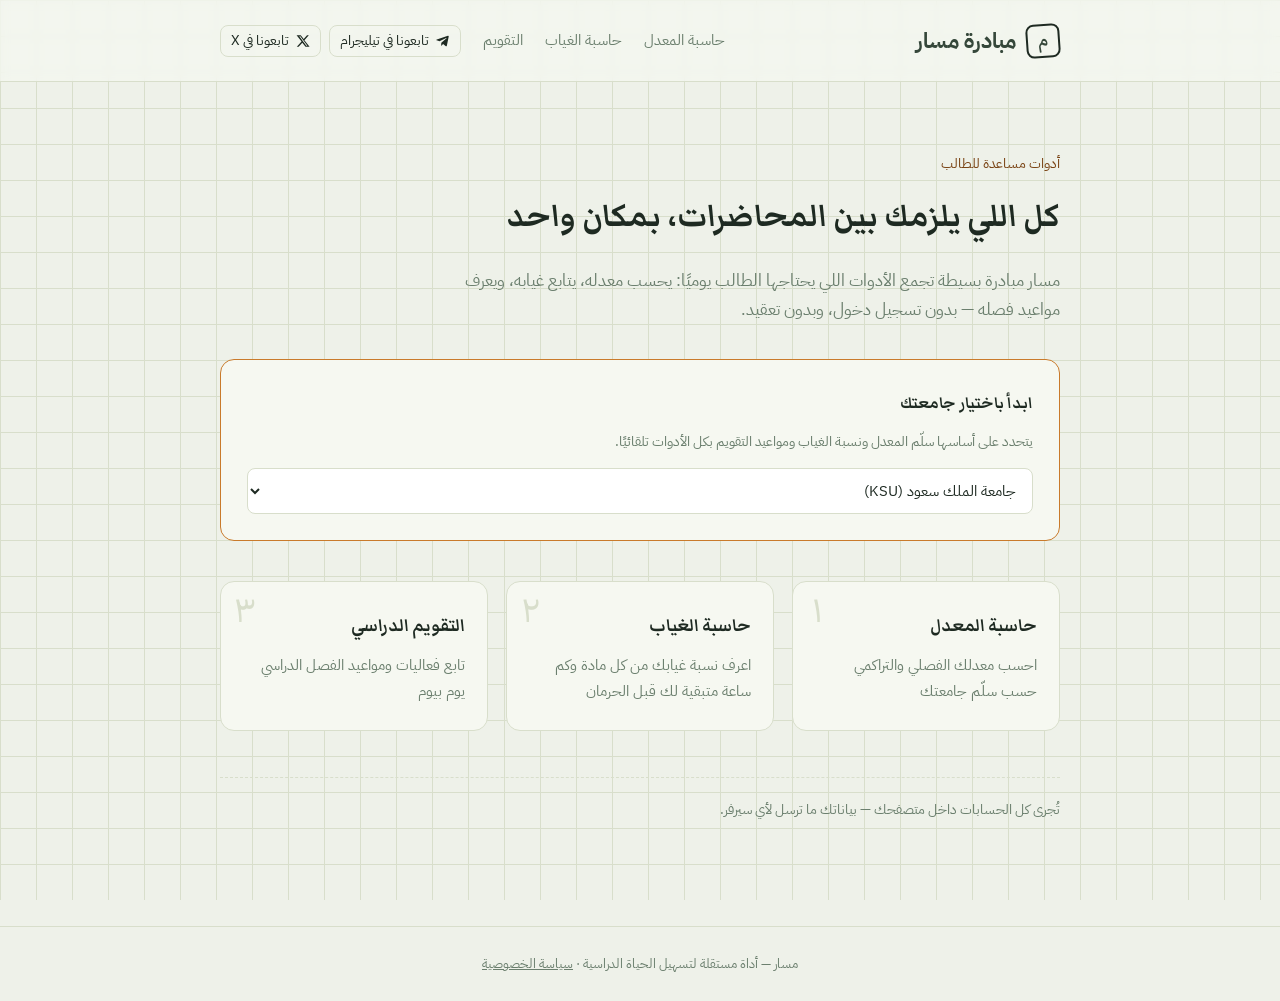
<file: index.html>
<!DOCTYPE html>
<html lang="ar" dir="rtl">
<head>
<meta charset="UTF-8">
<meta name="viewport" content="width=device-width, initial-scale=1.0">
<title>مبادرة مسار — حاسبة المعدل، حاسبة الغياب، والتقويم الجامعي</title>
<meta name="description" content="مبادرة مسار: أدوات دراسية مجانية للطالب الجامعي — حاسبة معدل فصلي وتراكمي، حاسبة غياب، وتقويم جامعي رسمي. بدون تسجيل دخول.">
<link rel="canonical" href="https://mssar.site/index.html">
<meta property="og:title" content="مبادرة مسار — أدوات دراسية للطالب الجامعي">
<meta property="og:description" content="حاسبة المعدل، حاسبة الغياب، والتقويم الجامعي في مكان واحد، مجانًا بدون تسجيل.">
<meta property="og:type" content="website">
<meta property="og:url" content="https://mssar.site/index.html">
<link rel="stylesheet" href="style.css">
<script async src="https://pagead2.googlesyndication.com/pagead/js/adsbygoogle.js?client=ca-pub-9358917901686036"
     crossorigin="anonymous"></script>
</head>
<body>

<header class="site">
  <div class="wrap">
    <a class="brand" href="index.html">
      <span class="mark">م</span>
      <span class="name">مبادرة مسار</span>
    </a>
    <nav class="site-nav">
      <a href="gpa.html">حاسبة المعدل</a>
      <a href="absence.html">حاسبة الغياب</a>
      <a href="calendar.html">التقويم</a>
      <span class="social-group">
        <a class="social-link" href="https://t.me/mssarr" target="_blank" rel="noopener" title="قناة مسار على تيليجرام">
          <svg viewBox="0 0 24 24" fill="currentColor"><path d="M21.8 4.4 18.6 20c-.2 1-.9 1.3-1.7.8l-4.8-3.5-2.3 2.2c-.3.3-.5.5-1 .5l.3-4.9 8.9-8c.4-.3-.1-.5-.6-.2L6 12.3l-4.8-1.5c-1-.3-1-1 .2-1.5L20.4 3c.9-.3 1.6.2 1.4 1.4Z"/></svg><span>تابعونا في تيليجرام</span>
        </a>
        <a class="social-link" href="https://x.com/mssar_k" target="_blank" rel="noopener" title="حساب مسار على X">
          <svg viewBox="0 0 24 24" fill="currentColor"><path d="M18.9 2H22l-7.6 8.7L23.3 22h-7l-5.5-7.2L4.5 22H1.4l8.1-9.3L1 2h7.2l5 6.6L18.9 2Zm-1.2 18h1.7L7.4 4H5.6l12.1 16Z"/></svg><span>تابعونا في X</span>
        </a>
      </span>
    </nav>
  </div>
</header>

<main>
  <div class="wrap">
    <p class="eyebrow">أدوات مساعدة للطالب</p>
    <h1 class="page-title">كل اللي يلزمك بين المحاضرات، بمكان واحد</h1>
    <p class="page-sub">مسار مبادرة بسيطة تجمع الأدوات اللي يحتاجها الطالب يوميًا: يحسب معدله، يتابع غيابه، ويعرف مواعيد فصله — بدون تسجيل دخول، وبدون تعقيد.</p>

    <div class="panel" style="border-color: var(--accent);">
      <h2>ابدأ باختيار جامعتك</h2>
      <p style="color: var(--muted); font-size: 14px; margin: -6px 0 14px;">يتحدد على أساسها سلّم المعدل ونسبة الغياب ومواعيد التقويم بكل الأدوات تلقائيًا.</p>
      <div class="field">
        <select id="homeUniSelect">
          <option value="ksu">جامعة الملك سعود (KSU)</option>
          <option value="kau">جامعة الملك عبدالعزيز (KAU)</option>
          <option value="kfupm">جامعة الملك فهد للبترول والمعادن (KFUPM)</option>
          <option value="pnu">جامعة الأميرة نورة (PNU)</option>
        </select>
      </div>
    </div>

    <div class="tools-grid">
      <a class="tool-card" href="gpa.html">
        <span class="num">١</span>
        <h3>حاسبة المعدل</h3>
        <p>احسب معدلك الفصلي والتراكمي حسب سلّم جامعتك</p>
      </a>
      <a class="tool-card" href="absence.html">
        <span class="num">٢</span>
        <h3>حاسبة الغياب</h3>
        <p>اعرف نسبة غيابك من كل مادة وكم ساعة متبقية لك قبل الحرمان</p>
      </a>
      <a class="tool-card" href="calendar.html">
        <span class="num">٣</span>
        <h3>التقويم الدراسي</h3>
        <p>تابع فعاليات ومواعيد الفصل الدراسي يوم بيوم</p>
      </a>
    </div>

    <p class="hero-note">تُجرى كل الحسابات داخل متصفحك — بياناتك ما ترسل لأي سيرفر.</p>
  </div>
</main>

<footer class="site">مسار — أداة مستقلة لتسهيل الحياة الدراسية · <a href="privacy.html" style="text-decoration:underline;">سياسة الخصوصية</a></footer>
<script src="script.js"></script>
</body>
</html>
</file>
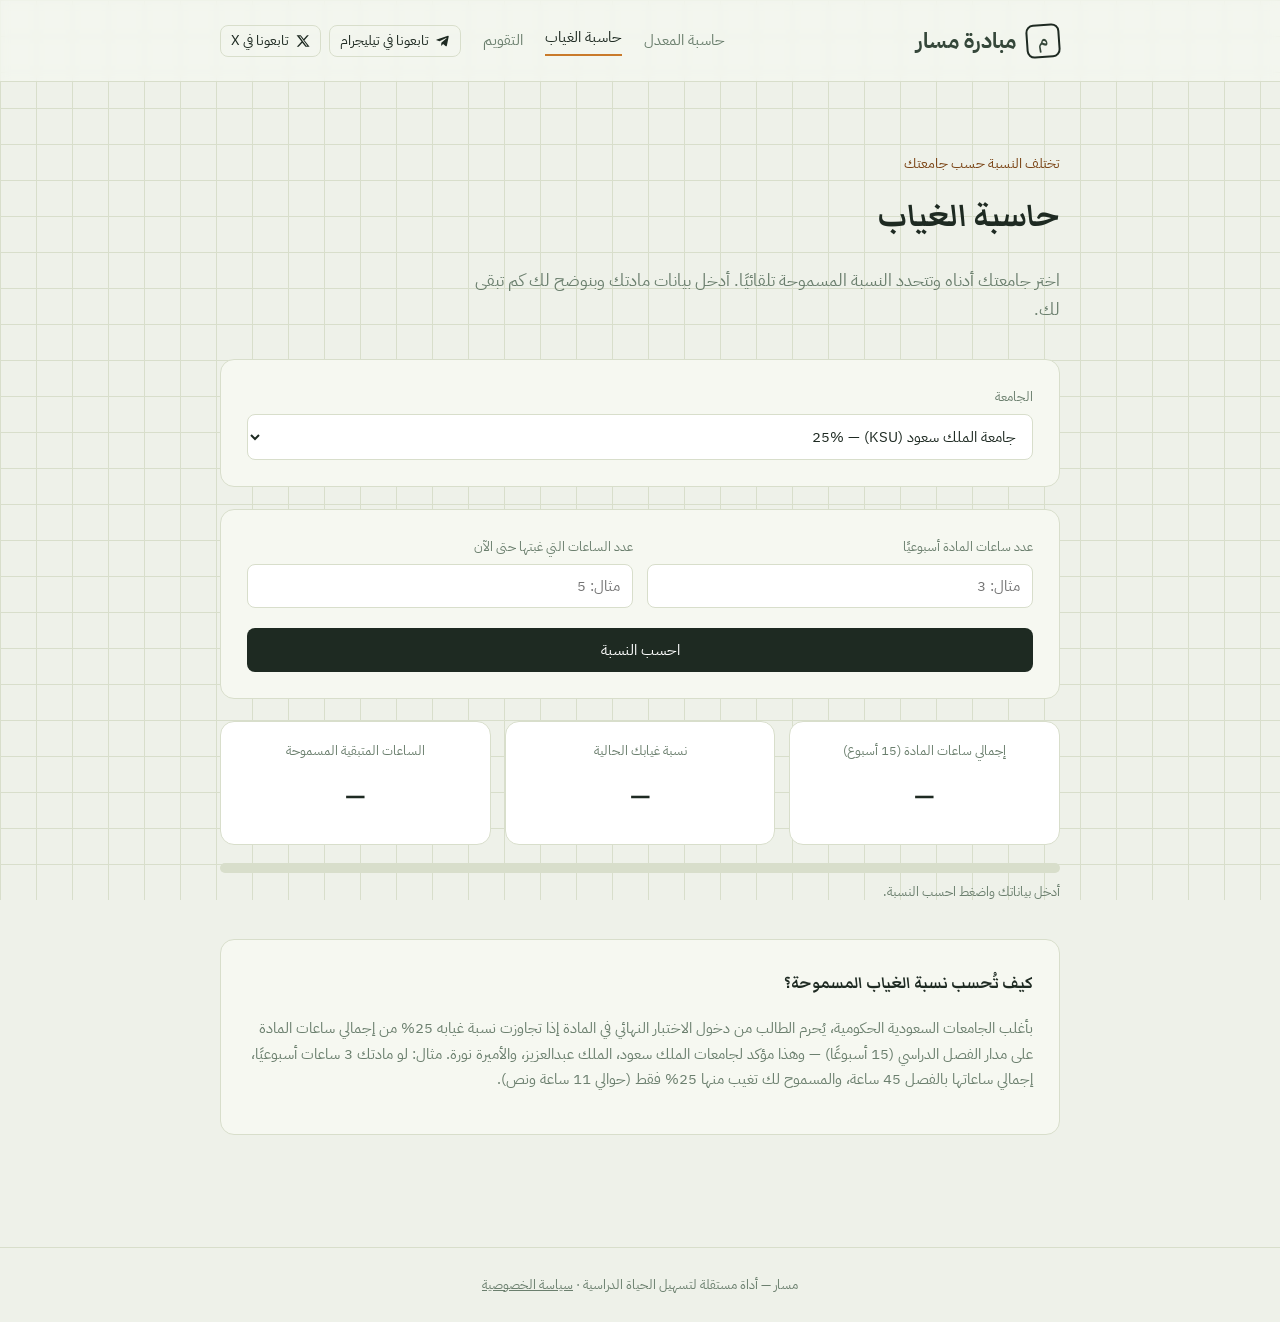
<file: absence.html>
<!DOCTYPE html>
<html lang="ar" dir="rtl">
<head>
<meta charset="UTF-8">
<meta name="viewport" content="width=device-width, initial-scale=1.0">
<title>حاسبة الغياب — اعرف نسبة غيابك ومتبقيك قبل الحرمان | مبادرة مسار</title>
<meta name="description" content="حاسبة غياب مجانية أونلاين. أدخل ساعات مادتك الأسبوعية وساعات غيابك، واعرف نسبة غيابك ومتى تصل لحد الحرمان (25% على أساس 15 أسبوع)، فورًا وبدون تسجيل.">
<link rel="canonical" href="https://mssar.site/absence.html">
<meta property="og:title" content="حاسبة الغياب — مبادرة مسار">
<meta property="og:description" content="اعرف نسبة غيابك وكم ساعة متبقية لك قبل الحرمان، مجانًا وبدون تسجيل دخول.">
<meta property="og:type" content="website">
<meta property="og:url" content="https://mssar.site/absence.html">
<link rel="stylesheet" href="style.css">
<script async src="https://pagead2.googlesyndication.com/pagead/js/adsbygoogle.js?client=ca-pub-9358917901686036"
     crossorigin="anonymous"></script>
</head>
<body>

<header class="site">
  <div class="wrap">
    <a class="brand" href="index.html">
      <span class="mark">م</span>
      <span class="name">مبادرة مسار</span>
    </a>
    <nav class="site-nav">
      <a href="gpa.html">حاسبة المعدل</a>
      <a href="absence.html" class="active">حاسبة الغياب</a>
      <a href="calendar.html">التقويم</a>
      <span class="social-group">
        <a class="social-link" href="https://t.me/mssarr" target="_blank" rel="noopener" title="قناة مسار على تيليجرام">
          <svg viewBox="0 0 24 24" fill="currentColor"><path d="M21.8 4.4 18.6 20c-.2 1-.9 1.3-1.7.8l-4.8-3.5-2.3 2.2c-.3.3-.5.5-1 .5l.3-4.9 8.9-8c.4-.3-.1-.5-.6-.2L6 12.3l-4.8-1.5c-1-.3-1-1 .2-1.5L20.4 3c.9-.3 1.6.2 1.4 1.4Z"/></svg><span>تابعونا في تيليجرام</span>
        </a>
        <a class="social-link" href="https://x.com/mssar_k" target="_blank" rel="noopener" title="حساب مسار على X">
          <svg viewBox="0 0 24 24" fill="currentColor"><path d="M18.9 2H22l-7.6 8.7L23.3 22h-7l-5.5-7.2L4.5 22H1.4l8.1-9.3L1 2h7.2l5 6.6L18.9 2Zm-1.2 18h1.7L7.4 4H5.6l12.1 16Z"/></svg><span>تابعونا في X</span>
        </a>
      </span>
    </nav>
  </div>
</header>

<main>
  <div class="wrap">
    <p class="eyebrow">تختلف النسبة حسب جامعتك</p>
    <h1 class="page-title">حاسبة الغياب</h1>
    <p class="page-sub">اختر جامعتك أدناه وتتحدد النسبة المسموحة تلقائيًا. أدخل بيانات مادتك وبنوضح لك كم تبقى لك.</p>

    <div class="panel">
      <div class="field">
        <label>الجامعة</label>
        <select id="absenceUniSelect">
          <option value="ksu">جامعة الملك سعود (KSU) — 25%</option>
          <option value="kau">جامعة الملك عبدالعزيز (KAU) — 25%</option>
          <option value="kfupm">جامعة الملك فهد للبترول والمعادن (KFUPM)</option>
          <option value="pnu">جامعة الأميرة نورة (PNU) — 25%</option>
        </select>
      </div>
    </div>

    <div class="panel" id="absenceNotice" style="display:none;"></div>

    <div class="panel">
      <div class="field-row">
        <div class="field">
          <label>عدد ساعات المادة أسبوعيًا</label>
          <input type="number" id="weeklyHours" min="0" step="0.5" placeholder="مثال: 3">
        </div>
        <div class="field">
          <label>عدد الساعات التي غبتها حتى الآن</label>
          <input type="number" id="absentHours" min="0" step="0.5" placeholder="مثال: 5">
        </div>
      </div>
      <button class="btn btn-primary btn-block" id="calcAbsence" type="button">احسب النسبة</button>
    </div>

    <div class="results">
      <div class="result-box">
        <div class="label">إجمالي ساعات المادة (15 أسبوع)</div>
        <div class="value" id="totalCourseHours">—</div>
      </div>
      <div class="result-box">
        <div class="label">نسبة غيابك الحالية</div>
        <div class="value" id="absencePercent">—</div>
      </div>
      <div class="result-box" id="remainBox">
        <div class="label">الساعات المتبقية المسموحة</div>
        <div class="value" id="remainHours">—</div>
      </div>
    </div>

    <div class="bar-track"><div class="bar-fill" id="barFill" style="width:0%"></div></div>
    <p class="bar-caption" id="barCaption">أدخل بياناتك واضغط احسب النسبة.</p>

    <div class="panel" style="margin-top: 36px;">
      <h2>كيف تُحسب نسبة الغياب المسموحة؟</h2>
      <p style="color: var(--muted); font-size: 15px;">
        بأغلب الجامعات السعودية الحكومية، يُحرم الطالب من دخول الاختبار النهائي في المادة إذا تجاوزت نسبة غيابه 25% من إجمالي ساعات المادة على مدار الفصل الدراسي (15 أسبوعًا) — وهذا مؤكد لجامعات الملك سعود، الملك عبدالعزيز، والأميرة نورة. مثال: لو مادتك 3 ساعات أسبوعيًا، إجمالي ساعاتها بالفصل 45 ساعة، والمسموح لك تغيب منها 25% فقط (حوالي 11 ساعة ونص).
      </p>
    </div>
  </div>
</main>

<footer class="site">مسار — أداة مستقلة لتسهيل الحياة الدراسية · <a href="privacy.html" style="text-decoration:underline;">سياسة الخصوصية</a></footer>
<script src="script.js"></script>
</body>
</html>
</file>
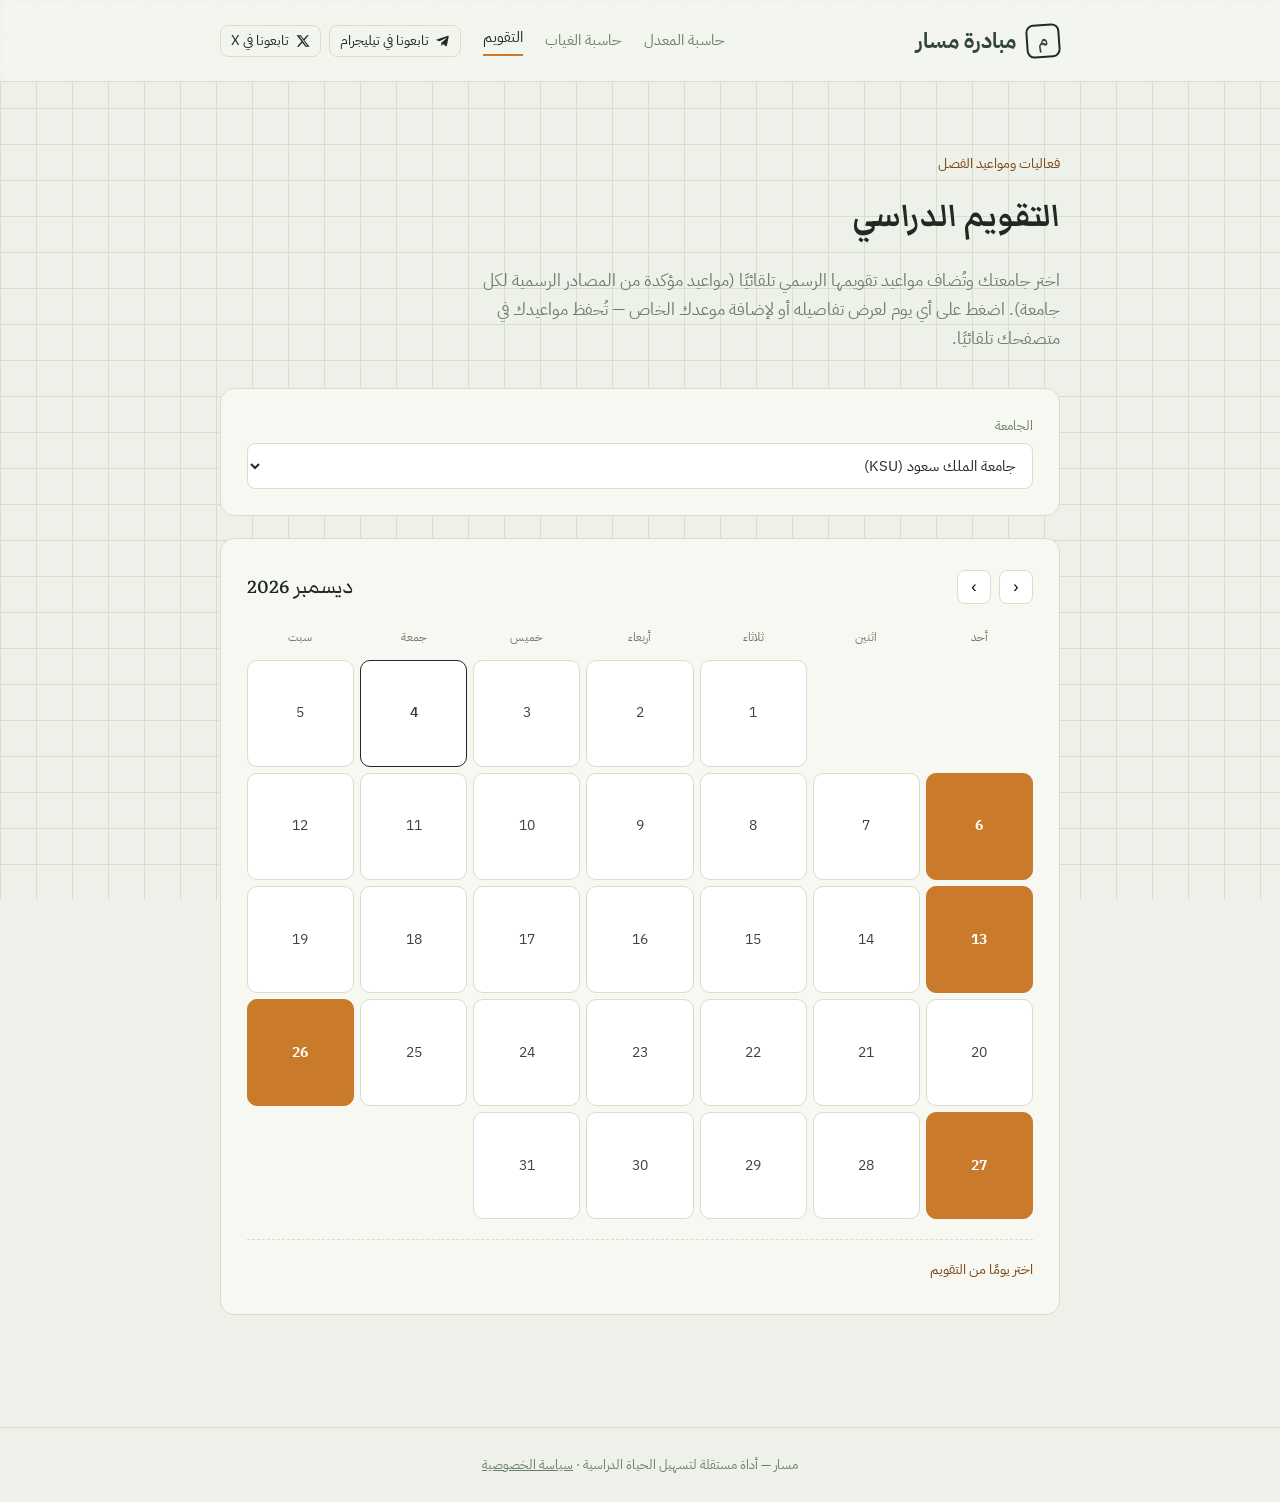
<file: calendar.html>
<!DOCTYPE html>
<html lang="ar" dir="rtl">
<head>
<meta charset="UTF-8">
<meta name="viewport" content="width=device-width, initial-scale=1.0">
<title>التقويم الجامعي — مواعيد الفصل الدراسي | مبادرة مسار</title>
<meta name="description" content="تقويم جامعي تفاعلي يعرض مواعيد الفصل الدراسي الرسمية (إجازات، اختبارات نهائية) ويتيح لك إضافة مواعيدك الخاصة، مجانًا وبدون تسجيل دخول.">
<link rel="canonical" href="https://mssar.site/calendar.html">
<meta property="og:title" content="التقويم الجامعي — مبادرة مسار">
<meta property="og:description" content="تابع مواعيد وفعاليات الفصل الدراسي يوم بيوم، مجانًا وبدون تسجيل دخول.">
<meta property="og:type" content="website">
<meta property="og:url" content="https://mssar.site/calendar.html">
<link rel="stylesheet" href="style.css">
<script async src="https://pagead2.googlesyndication.com/pagead/js/adsbygoogle.js?client=ca-pub-9358917901686036"
     crossorigin="anonymous"></script>
</head>
<body>

<header class="site">
  <div class="wrap">
    <a class="brand" href="index.html">
      <span class="mark">م</span>
      <span class="name">مبادرة مسار</span>
    </a>
    <nav class="site-nav">
      <a href="gpa.html">حاسبة المعدل</a>
      <a href="absence.html">حاسبة الغياب</a>
      <a href="calendar.html" class="active">التقويم</a>
      <span class="social-group">
        <a class="social-link" href="https://t.me/mssarr" target="_blank" rel="noopener" title="قناة مسار على تيليجرام">
          <svg viewBox="0 0 24 24" fill="currentColor"><path d="M21.8 4.4 18.6 20c-.2 1-.9 1.3-1.7.8l-4.8-3.5-2.3 2.2c-.3.3-.5.5-1 .5l.3-4.9 8.9-8c.4-.3-.1-.5-.6-.2L6 12.3l-4.8-1.5c-1-.3-1-1 .2-1.5L20.4 3c.9-.3 1.6.2 1.4 1.4Z"/></svg><span>تابعونا في تيليجرام</span>
        </a>
        <a class="social-link" href="https://x.com/mssar_k" target="_blank" rel="noopener" title="حساب مسار على X">
          <svg viewBox="0 0 24 24" fill="currentColor"><path d="M18.9 2H22l-7.6 8.7L23.3 22h-7l-5.5-7.2L4.5 22H1.4l8.1-9.3L1 2h7.2l5 6.6L18.9 2Zm-1.2 18h1.7L7.4 4H5.6l12.1 16Z"/></svg><span>تابعونا في X</span>
        </a>
      </span>
    </nav>
  </div>
</header>

<main>
  <div class="wrap">
    <p class="eyebrow">فعاليات ومواعيد الفصل</p>
    <h1 class="page-title">التقويم الدراسي</h1>
    <p class="page-sub">اختر جامعتك وتُضاف مواعيد تقويمها الرسمي تلقائيًا (مواعيد مؤكدة من المصادر الرسمية لكل جامعة). اضغط على أي يوم لعرض تفاصيله أو لإضافة موعدك الخاص — تُحفظ مواعيدك في متصفحك تلقائيًا.</p>

    <div class="panel">
      <div class="field">
        <label>الجامعة</label>
        <select id="calUniSelect">
          <option value="ksu">جامعة الملك سعود (KSU)</option>
          <option value="kau">جامعة الملك عبدالعزيز (KAU)</option>
          <option value="kfupm">جامعة الملك فهد للبترول والمعادن (KFUPM)</option>
          <option value="pnu">جامعة الأميرة نورة (PNU)</option>
        </select>
      </div>
    </div>

    <div class="panel" id="calNotice" style="display:none;"></div>

    <div class="panel">
      <div class="cal-head">
        <div class="cal-nav">
          <button id="prevMonth" type="button">‹</button>
          <button id="nextMonth" type="button">›</button>
        </div>
        <div class="month-label" id="monthLabel">—</div>
      </div>
      <div class="cal-grid" id="calGrid"></div>

      <div class="event-panel">
        <div id="selectedDateLabel" class="eyebrow">اختر يومًا من التقويم</div>
        <div id="eventList"></div>
        <div class="event-form" id="eventForm" style="display:none;">
          <input type="text" id="eventTitle" placeholder="عنوان الموعد">
          <input type="text" id="eventNote" placeholder="ملاحظة (اختياري)">
          <button class="btn btn-primary" id="addEvent" type="button" style="grid-column:1/-1;">إضافة الموعد</button>
        </div>
      </div>
    </div>
  </div>
</main>

<footer class="site">مسار — أداة مستقلة لتسهيل الحياة الدراسية · <a href="privacy.html" style="text-decoration:underline;">سياسة الخصوصية</a></footer>
<script src="script.js"></script>
</body>
</html>
</file>
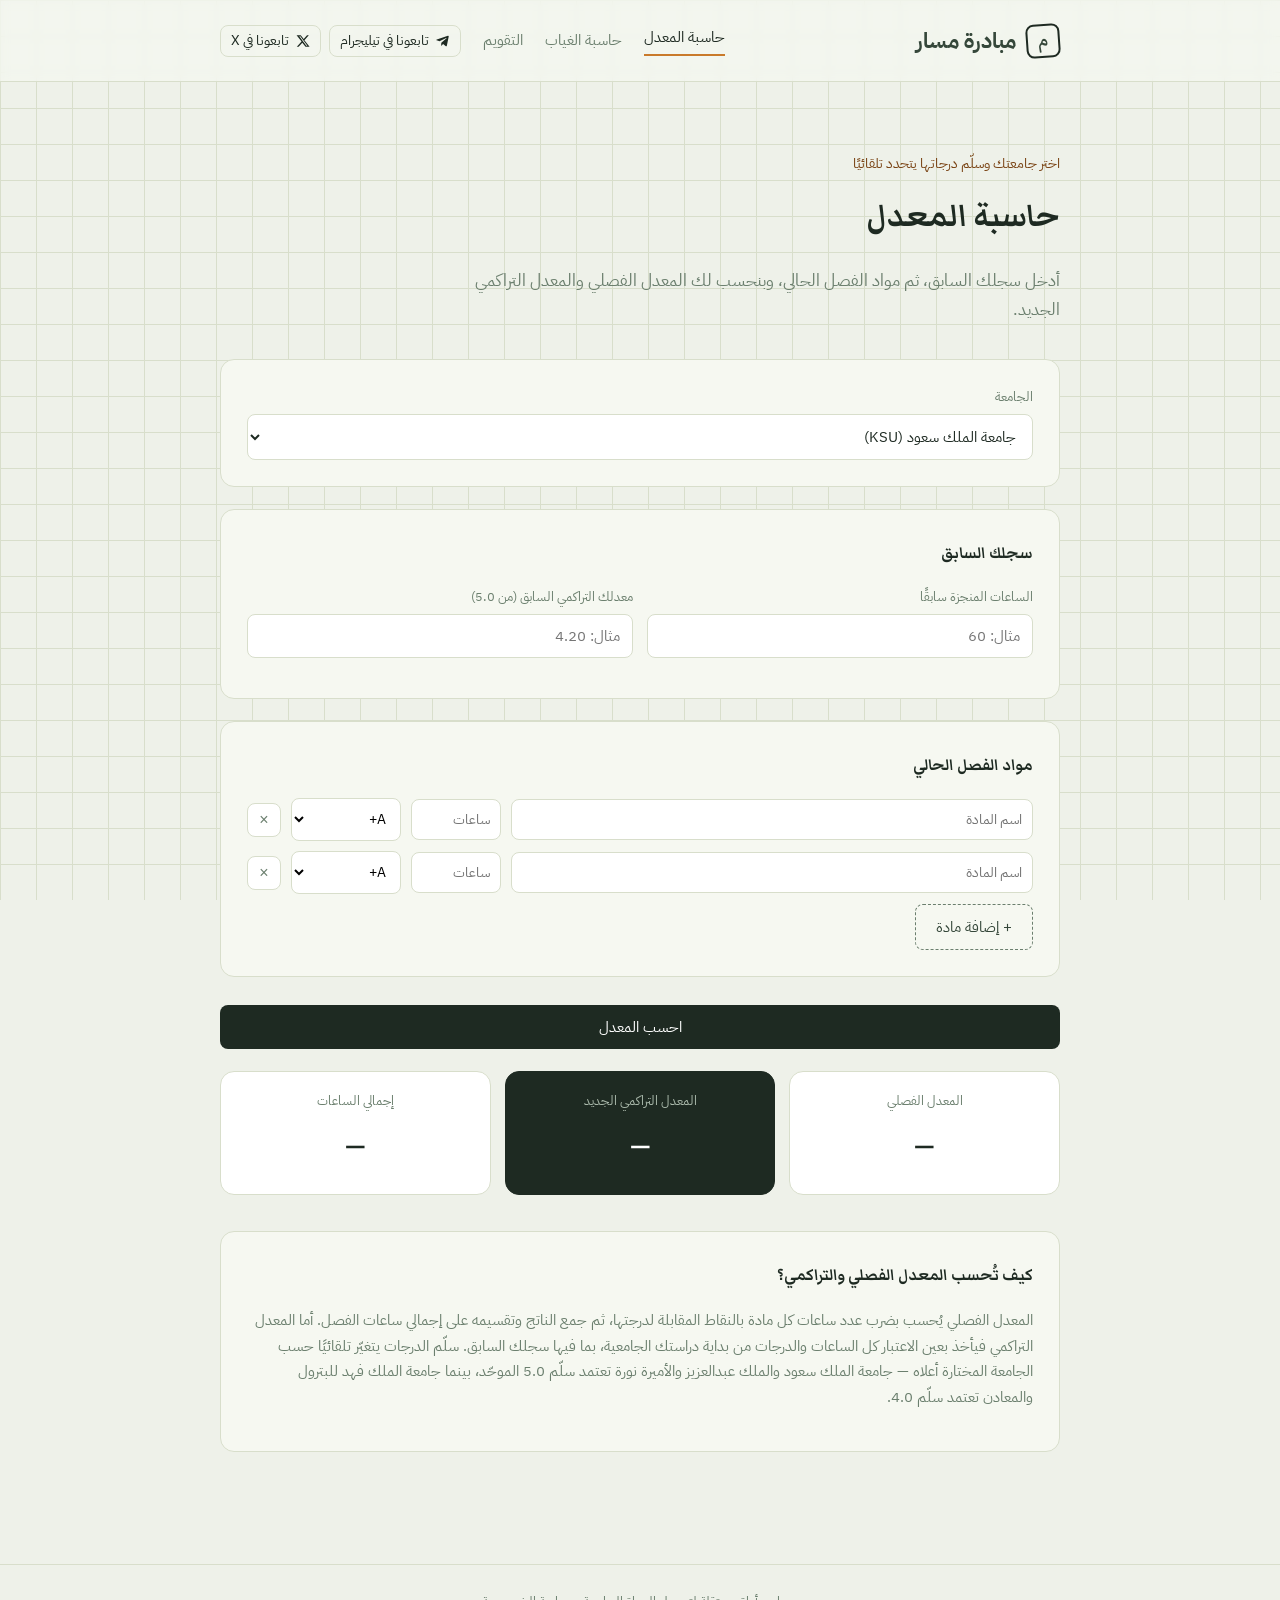
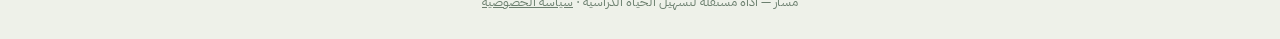
<file: gpa.html>
<!DOCTYPE html>
<html lang="ar" dir="rtl">
<head>
<meta charset="UTF-8">
<meta name="viewport" content="width=device-width, initial-scale=1.0">
<title>حاسبة المعدل — احسب معدلك الفصلي والتراكمي أونلاين | مبادرة مسار</title>
<meta name="description" content="حاسبة معدل مجانية أونلاين حسب سلم الدرجات من 5.0 (KSU). أدخل سجلك السابق ومواد فصلك الحالي واحسب معدلك الفصلي والتراكمي فورًا، بدون تسجيل دخول.">
<link rel="canonical" href="https://mssar.site/gpa.html">
<meta property="og:title" content="حاسبة المعدل — مبادرة مسار">
<meta property="og:description" content="احسب معدلك الفصلي والتراكمي بسلم 5.0 مجانًا وبدون تسجيل دخول.">
<meta property="og:type" content="website">
<meta property="og:url" content="https://mssar.site/gpa.html">
<link rel="stylesheet" href="style.css">
<script async src="https://pagead2.googlesyndication.com/pagead/js/adsbygoogle.js?client=ca-pub-9358917901686036"
     crossorigin="anonymous"></script>
</head>
<body>

<header class="site">
  <div class="wrap">
    <a class="brand" href="index.html">
      <span class="mark">م</span>
      <span class="name">مبادرة مسار</span>
    </a>
    <nav class="site-nav">
      <a href="gpa.html" class="active">حاسبة المعدل</a>
      <a href="absence.html">حاسبة الغياب</a>
      <a href="calendar.html">التقويم</a>
      <span class="social-group">
        <a class="social-link" href="https://t.me/mssarr" target="_blank" rel="noopener" title="قناة مسار على تيليجرام">
          <svg viewBox="0 0 24 24" fill="currentColor"><path d="M21.8 4.4 18.6 20c-.2 1-.9 1.3-1.7.8l-4.8-3.5-2.3 2.2c-.3.3-.5.5-1 .5l.3-4.9 8.9-8c.4-.3-.1-.5-.6-.2L6 12.3l-4.8-1.5c-1-.3-1-1 .2-1.5L20.4 3c.9-.3 1.6.2 1.4 1.4Z"/></svg><span>تابعونا في تيليجرام</span>
        </a>
        <a class="social-link" href="https://x.com/mssar_k" target="_blank" rel="noopener" title="حساب مسار على X">
          <svg viewBox="0 0 24 24" fill="currentColor"><path d="M18.9 2H22l-7.6 8.7L23.3 22h-7l-5.5-7.2L4.5 22H1.4l8.1-9.3L1 2h7.2l5 6.6L18.9 2Zm-1.2 18h1.7L7.4 4H5.6l12.1 16Z"/></svg><span>تابعونا في X</span>
        </a>
      </span>
    </nav>
  </div>
</header>

<main>
  <div class="wrap">
    <p class="eyebrow">اختر جامعتك وسلّم درجاتها يتحدد تلقائيًا</p>
    <h1 class="page-title">حاسبة المعدل</h1>
    <p class="page-sub">أدخل سجلك السابق، ثم مواد الفصل الحالي، وبنحسب لك المعدل الفصلي والمعدل التراكمي الجديد.</p>

    <div class="panel">
      <div class="field">
        <label>الجامعة</label>
        <select id="uniSelect">
          <option value="ksu">جامعة الملك سعود (KSU)</option>
          <option value="kau">جامعة الملك عبدالعزيز (KAU)</option>
          <option value="kfupm">جامعة الملك فهد للبترول والمعادن (KFUPM)</option>
          <option value="pnu">جامعة الأميرة نورة (PNU)</option>
        </select>
      </div>
    </div>

    <div class="panel">
      <h2>سجلك السابق</h2>
      <div class="field-row">
        <div class="field">
          <label>الساعات المنجزة سابقًا</label>
          <input type="number" id="prevHours" min="0" step="1" placeholder="مثال: 60">
        </div>
        <div class="field">
          <label id="prevGpaLabel">معدلك التراكمي السابق (من 5.0)</label>
          <input type="number" id="prevGpa" min="0" max="5" step="0.01" placeholder="مثال: 4.20">
        </div>
      </div>
    </div>

    <div class="panel">
      <h2>مواد الفصل الحالي</h2>
      <div class="courses" id="courseList"></div>
      <button class="btn btn-ghost" id="addCourse" type="button">+ إضافة مادة</button>
    </div>

    <button class="btn btn-primary btn-block" id="calcBtn" type="button">احسب المعدل</button>

    <div class="results">
      <div class="result-box">
        <div class="label">المعدل الفصلي</div>
        <div class="value" id="semGpa">—</div>
      </div>
      <div class="result-box highlight">
        <div class="label">المعدل التراكمي الجديد</div>
        <div class="value" id="cumGpa">—</div>
      </div>
      <div class="result-box">
        <div class="label">إجمالي الساعات</div>
        <div class="value" id="totalHours">—</div>
      </div>
    </div>

    <div class="panel" style="margin-top: 36px;">
      <h2>كيف تُحسب المعدل الفصلي والتراكمي؟</h2>
      <p style="color: var(--muted); font-size: 15px;">
        المعدل الفصلي يُحسب بضرب عدد ساعات كل مادة بالنقاط المقابلة لدرجتها، ثم جمع الناتج وتقسيمه على إجمالي ساعات الفصل. أما المعدل التراكمي فيأخذ بعين الاعتبار كل الساعات والدرجات من بداية دراستك الجامعية، بما فيها سجلك السابق. سلّم الدرجات يتغيّر تلقائيًا حسب الجامعة المختارة أعلاه — جامعة الملك سعود والملك عبدالعزيز والأميرة نورة تعتمد سلّم 5.0 الموحّد، بينما جامعة الملك فهد للبترول والمعادن تعتمد سلّم 4.0.
      </p>
    </div>
  </div>
</main>

<footer class="site">مسار — أداة مستقلة لتسهيل الحياة الدراسية · <a href="privacy.html" style="text-decoration:underline;">سياسة الخصوصية</a></footer>
<script src="script.js"></script>
</body>
</html>
</file>
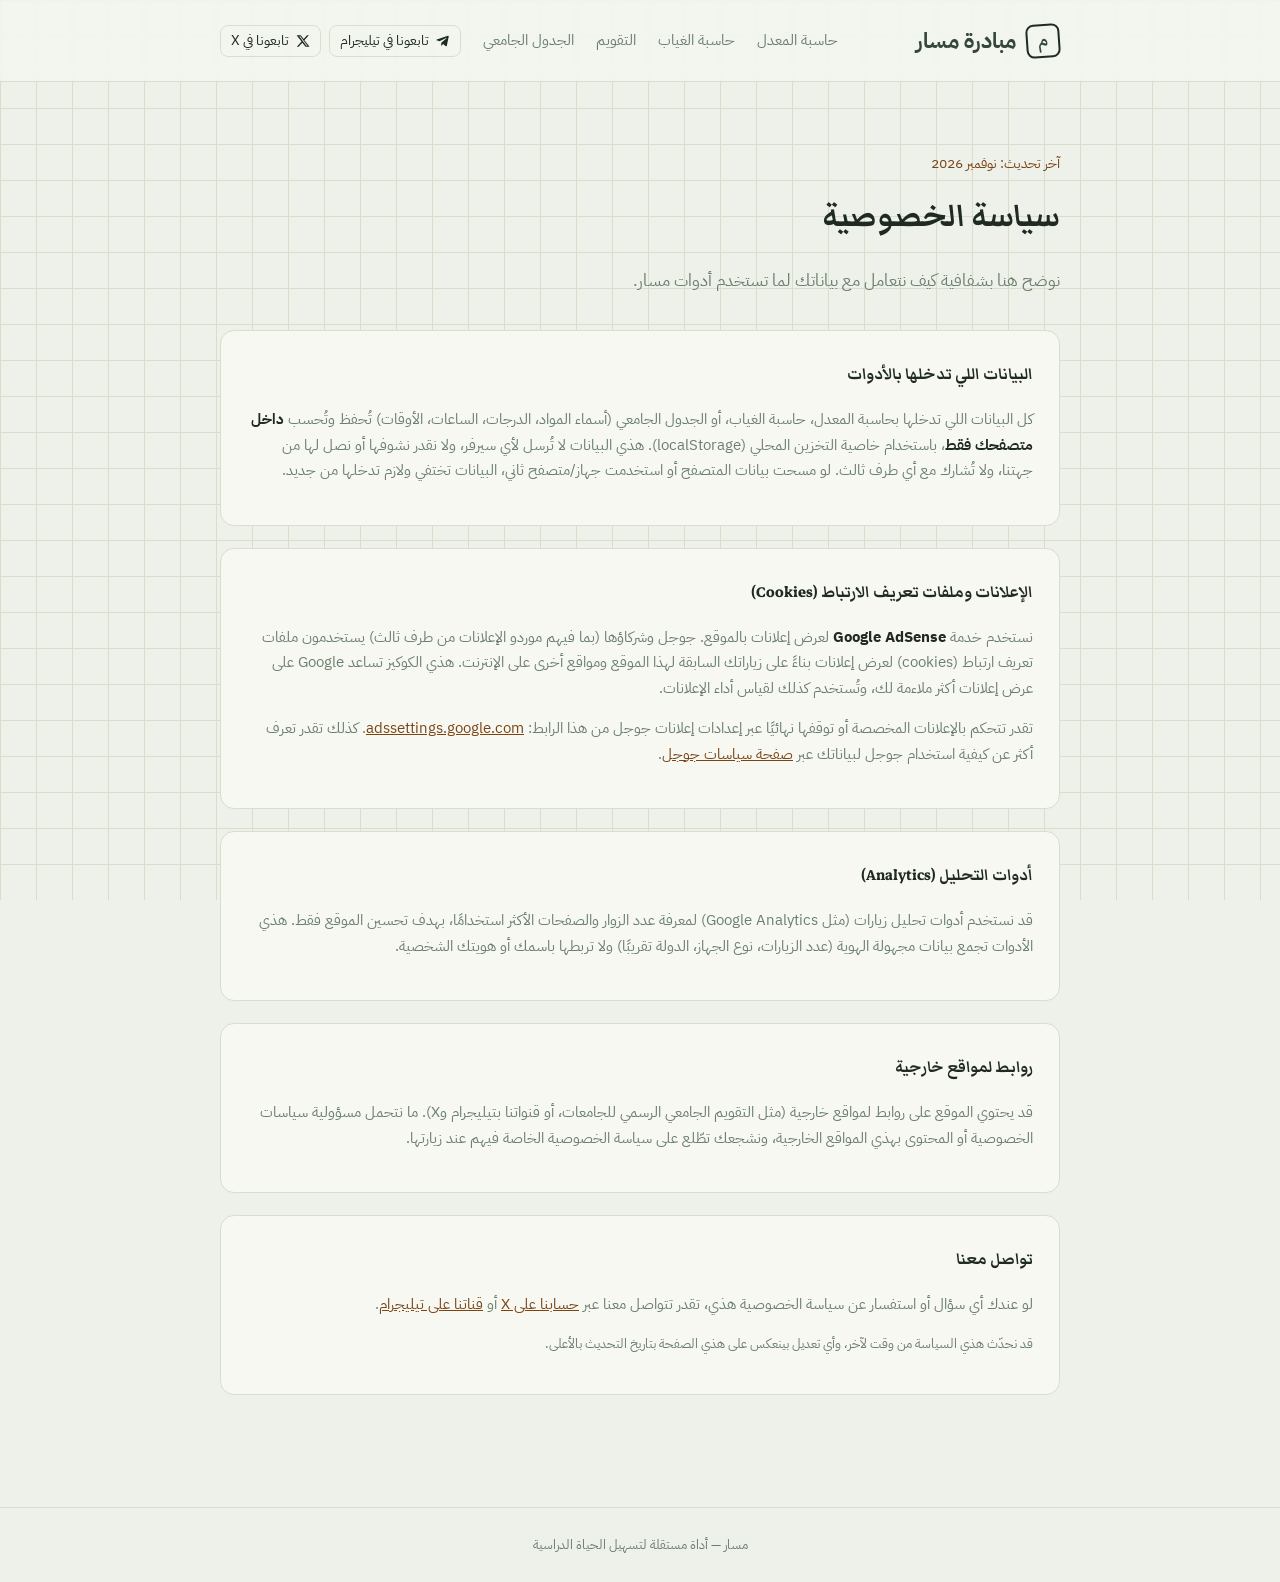
<file: privacy.html>
<!DOCTYPE html>
<html lang="ar" dir="rtl">
<head>
<meta charset="UTF-8">
<meta name="viewport" content="width=device-width, initial-scale=1.0">
<title>سياسة الخصوصية — مبادرة مسار</title>
<meta name="description" content="سياسة الخصوصية لمبادرة مسار: كيف نتعامل مع بياناتك، التخزين المحلي بمتصفحك، واستخدام إعلانات Google AdSense.">
<link rel="canonical" href="https://mssar.site/privacy.html">
<link rel="stylesheet" href="style.css">
<script async src="https://pagead2.googlesyndication.com/pagead/js/adsbygoogle.js?client=ca-pub-9358917901686036"
     crossorigin="anonymous"></script>
</head>
<body>

<header class="site">
  <div class="wrap">
    <a class="brand" href="index.html">
      <span class="mark">م</span>
      <span class="name">مبادرة مسار</span>
    </a>
    <nav class="site-nav">
      <a href="gpa.html">حاسبة المعدل</a>
      <a href="absence.html">حاسبة الغياب</a>
      <a href="calendar.html">التقويم</a>
      <a href="schedule.html">الجدول الجامعي</a>
      <span class="social-group">
        <a class="social-link" href="https://t.me/mssarr" target="_blank" rel="noopener" title="قناة مسار على تيليجرام">
          <svg viewBox="0 0 24 24" fill="currentColor"><path d="M21.8 4.4 18.6 20c-.2 1-.9 1.3-1.7.8l-4.8-3.5-2.3 2.2c-.3.3-.5.5-1 .5l.3-4.9 8.9-8c.4-.3-.1-.5-.6-.2L6 12.3l-4.8-1.5c-1-.3-1-1 .2-1.5L20.4 3c.9-.3 1.6.2 1.4 1.4Z"/></svg><span>تابعونا في تيليجرام</span>
        </a>
        <a class="social-link" href="https://x.com/mssar_k" target="_blank" rel="noopener" title="حساب مسار على X">
          <svg viewBox="0 0 24 24" fill="currentColor"><path d="M18.9 2H22l-7.6 8.7L23.3 22h-7l-5.5-7.2L4.5 22H1.4l8.1-9.3L1 2h7.2l5 6.6L18.9 2Zm-1.2 18h1.7L7.4 4H5.6l12.1 16Z"/></svg><span>تابعونا في X</span>
        </a>
      </span>
    </nav>
  </div>
</header>

<main>
  <div class="wrap">
    <p class="eyebrow">آخر تحديث: نوفمبر 2026</p>
    <h1 class="page-title">سياسة الخصوصية</h1>
    <p class="page-sub">نوضح هنا بشفافية كيف نتعامل مع بياناتك لما تستخدم أدوات مسار.</p>

    <div class="panel">
      <h2>البيانات اللي تدخلها بالأدوات</h2>
      <p style="color: var(--muted); font-size: 15px;">
        كل البيانات اللي تدخلها بحاسبة المعدل، حاسبة الغياب، أو الجدول الجامعي (أسماء المواد، الدرجات، الساعات، الأوقات) تُحفظ وتُحسب <b style="color:var(--ink);">داخل متصفحك فقط</b>، باستخدام خاصية التخزين المحلي (localStorage). هذي البيانات لا تُرسل لأي سيرفر، ولا نقدر نشوفها أو نصل لها من جهتنا، ولا تُشارك مع أي طرف ثالث. لو مسحت بيانات المتصفح أو استخدمت جهاز/متصفح ثاني، البيانات تختفي ولازم تدخلها من جديد.
      </p>
    </div>

    <div class="panel">
      <h2>الإعلانات وملفات تعريف الارتباط (Cookies)</h2>
      <p style="color: var(--muted); font-size: 15px;">
        نستخدم خدمة <b style="color:var(--ink);">Google AdSense</b> لعرض إعلانات بالموقع. جوجل وشركاؤها (بما فيهم موردو الإعلانات من طرف ثالث) يستخدمون ملفات تعريف ارتباط (cookies) لعرض إعلانات بناءً على زياراتك السابقة لهذا الموقع ومواقع أخرى على الإنترنت. هذي الكوكيز تساعد Google على عرض إعلانات أكثر ملاءمة لك، وتُستخدم كذلك لقياس أداء الإعلانات.
      </p>
      <p style="color: var(--muted); font-size: 15px;">
        تقدر تتحكم بالإعلانات المخصصة أو توقفها نهائيًا عبر إعدادات إعلانات جوجل من هذا الرابط:
        <a href="https://adssettings.google.com/" target="_blank" rel="noopener" style="color:var(--accent-ink); text-decoration:underline;">adssettings.google.com</a>.
        كذلك تقدر تعرف أكثر عن كيفية استخدام جوجل لبياناتك عبر
        <a href="https://policies.google.com/technologies/partner-sites" target="_blank" rel="noopener" style="color:var(--accent-ink); text-decoration:underline;">صفحة سياسات جوجل</a>.
      </p>
    </div>

    <div class="panel">
      <h2>أدوات التحليل (Analytics)</h2>
      <p style="color: var(--muted); font-size: 15px;">
        قد نستخدم أدوات تحليل زيارات (مثل Google Analytics) لمعرفة عدد الزوار والصفحات الأكثر استخدامًا، بهدف تحسين الموقع فقط. هذي الأدوات تجمع بيانات مجهولة الهوية (عدد الزيارات، نوع الجهاز، الدولة تقريبًا) ولا تربطها باسمك أو هويتك الشخصية.
      </p>
    </div>

    <div class="panel">
      <h2>روابط لمواقع خارجية</h2>
      <p style="color: var(--muted); font-size: 15px;">
        قد يحتوي الموقع على روابط لمواقع خارجية (مثل التقويم الجامعي الرسمي للجامعات، أو قنواتنا بتيليجرام وX). ما نتحمل مسؤولية سياسات الخصوصية أو المحتوى بهذي المواقع الخارجية، ونشجعك تطّلع على سياسة الخصوصية الخاصة فيهم عند زيارتها.
      </p>
    </div>

    <div class="panel">
      <h2>تواصل معنا</h2>
      <p style="color: var(--muted); font-size: 15px;">
        لو عندك أي سؤال أو استفسار عن سياسة الخصوصية هذي، تقدر تتواصل معنا عبر
        <a href="https://x.com/mssar_k" target="_blank" rel="noopener" style="color:var(--accent-ink); text-decoration:underline;">حسابنا على X</a>
        أو
        <a href="https://t.me/mssarr" target="_blank" rel="noopener" style="color:var(--accent-ink); text-decoration:underline;">قناتنا على تيليجرام</a>.
      </p>
      <p style="color: var(--muted); font-size: 13px; margin-top: 14px;">
        قد نحدّث هذي السياسة من وقت لآخر، وأي تعديل بينعكس على هذي الصفحة بتاريخ التحديث بالأعلى.
      </p>
    </div>
  </div>
</main>

<footer class="site">مسار — أداة مستقلة لتسهيل الحياة الدراسية</footer>

</body>
</html>
</file>
<file: style.css>
/* ===== مسار — نظام التصميم =====
   الخلفية: #EEF1E9 (ورقي بارد مائل للأخضر)
   الحبر: #1E2A22 (أخضر-أسود عميق)
   الخط الأساسي: #35473A
   التمييز: #C97A2B (نحاسي دافئ)
   الخط الثانوي: #6B7F6E
   الحدود: #D8DECB
*/

@import url('https://fonts.googleapis.com/css2?family=Markazi+Text:wght@500;700&family=IBM+Plex+Sans+Arabic:wght@400;500;600&display=swap');

:root{
  --bg: #EEF1E9;
  --ink: #1E2A22;
  --body: #35473A;
  --accent: #C97A2B;
  --accent-ink: #7A4415;
  --muted: #6B7F6E;
  --line: #D8DECB;
  --card: #F6F8F1;
  --white: #FFFFFF;
  --radius: 14px;
}

*{ box-sizing: border-box; }

html{ scroll-behavior: smooth; }

body{
  margin: 0;
  background: var(--bg);
  background-image:
    linear-gradient(var(--line) 1px, transparent 1px),
    linear-gradient(90deg, var(--line) 1px, transparent 1px);
  background-size: 36px 36px;
  background-attachment: fixed;
  color: var(--body);
  font-family: 'IBM Plex Sans Arabic', sans-serif;
  direction: rtl;
  line-height: 1.7;
}

h1, h2, h3, .display{
  font-family: 'Markazi Text', 'IBM Plex Sans Arabic', serif;
  color: var(--ink);
  font-weight: 700;
  margin: 0;
}

a{ color: inherit; text-decoration: none; }

.wrap{
  max-width: 880px;
  margin: 0 auto;
  padding: 0 20px;
}

/* ===== الترويسة ===== */
header.site{
  padding: 22px 0;
  border-bottom: 1px solid var(--line);
  background: rgba(246,248,241,.7);
  backdrop-filter: blur(4px);
  position: sticky;
  top: 0;
  z-index: 10;
}
header.site .wrap{
  display: flex;
  align-items: center;
  justify-content: space-between;
}
.brand{
  display: flex;
  align-items: center;
  gap: 10px;
}
.brand .mark{
  width: 34px; height: 34px;
  border: 2px solid var(--ink);
  border-radius: 8px;
  display: flex; align-items: center; justify-content: center;
  font-family: 'Markazi Text', serif;
  font-weight: 700;
  font-size: 20px;
  transform: rotate(-4deg);
}
.brand .name{ font-size: 22px; font-weight: 700; }
nav.site-nav{ display: flex; align-items: center; gap: 22px; font-size: 15px; color: var(--muted); flex-wrap: wrap; justify-content: flex-end; }
nav.site-nav a:hover{ color: var(--accent-ink); }
nav.site-nav a.active{ color: var(--ink); border-bottom: 2px solid var(--accent); padding-bottom: 3px; }

@media (max-width: 640px){
  header.site .wrap{ flex-direction: column; align-items: flex-start; gap: 12px; }
  nav.site-nav{ width: 100%; gap: 14px; }
}

.social-link{
  display: flex;
  align-items: center;
  justify-content: center;
  gap: 7px;
  padding: 0 10px;
  height: 32px;
  border: 1px solid var(--line);
  border-radius: 8px;
  color: var(--ink);
  flex-shrink: 0;
  font-size: 14px;
}
.social-link:hover{ border-color: var(--accent); color: var(--accent-ink); }
.social-link svg{ width: 14px; height: 14px; flex-shrink: 0; }

.social-group{ display: flex; align-items: center; gap: 8px; }

/* ===== أقسام عامة ===== */
main{ padding: 56px 0 90px; }

.eyebrow{
  color: var(--accent-ink);
  font-size: 14px;
  margin-bottom: 6px;
}

.page-title{ font-size: 40px; margin-bottom: 8px; }
.page-sub{ color: var(--muted); font-size: 17px; max-width: 60ch; margin-bottom: 34px; }

/* ===== بطاقات الرئيسية ===== */
.tools-grid{
  display: grid;
  grid-template-columns: repeat(3, 1fr);
  gap: 18px;
  margin-top: 40px;
}
@media (max-width: 760px){ .tools-grid{ grid-template-columns: 1fr; } }

.tool-card{
  background: var(--card);
  border: 1px solid var(--line);
  border-radius: var(--radius);
  padding: 26px 22px;
  display: block;
  transition: transform .15s ease, border-color .15s ease;
  position: relative;
  overflow: hidden;
}
.tool-card:hover{ transform: translateY(-3px); border-color: var(--accent); }
.tool-card .num{
  font-family: 'Markazi Text', serif;
  font-size: 46px;
  color: var(--line);
  position: absolute;
  left: 14px;
  top: 6px;
  line-height: 1;
}
.tool-card h3{ font-size: 22px; margin-bottom: 8px; position: relative; }
.tool-card p{ color: var(--muted); font-size: 15px; margin: 0; position: relative; }

.hero-note{
  margin-top: 46px;
  border-top: 1px dashed var(--line);
  padding-top: 20px;
  font-size: 14px;
  color: var(--muted);
}

/* ===== نماذج الإدخال ===== */
.panel{
  background: var(--card);
  border: 1px solid var(--line);
  border-radius: var(--radius);
  padding: 26px;
  margin-bottom: 22px;
}
.panel h2{ font-size: 20px; margin-bottom: 16px; }

.field-row{
  display: grid;
  grid-template-columns: 1fr 1fr;
  gap: 14px;
  margin-bottom: 14px;
}
.field{ display: flex; flex-direction: column; gap: 6px; }
.field label{ font-size: 13px; color: var(--muted); }
.field input, .field select{
  border: 1px solid var(--line);
  background: var(--white);
  border-radius: 8px;
  padding: 10px 12px;
  font-family: inherit;
  font-size: 15px;
  color: var(--ink);
}
.field input:focus, .field select:focus{
  outline: none;
  border-color: var(--accent);
  box-shadow: 0 0 0 3px rgba(201,122,43,.15);
}

/* ===== جدول المواد ===== */
.courses{ margin-top: 8px; }
.course-row{
  display: grid;
  grid-template-columns: 1fr 90px 110px 34px;
  gap: 10px;
  align-items: center;
  margin-bottom: 10px;
}
@media (max-width: 560px){
  .course-row{ grid-template-columns: 1fr; }
}
.course-row input, .course-row select{
  border: 1px solid var(--line);
  background: var(--white);
  border-radius: 8px;
  padding: 9px 10px;
  font-family: inherit;
  font-size: 14px;
}
.remove-btn{
  width: 34px; height: 34px;
  border-radius: 8px;
  border: 1px solid var(--line);
  background: var(--white);
  color: var(--muted);
  cursor: pointer;
  font-size: 16px;
  line-height: 1;
}
.remove-btn:hover{ border-color: #C0392B; color: #C0392B; }

/* ===== أزرار ===== */
.btn{
  display: inline-flex;
  align-items: center;
  gap: 8px;
  border: none;
  border-radius: 8px;
  padding: 11px 20px;
  font-family: inherit;
  font-size: 15px;
  cursor: pointer;
}
.btn-primary{ background: var(--ink); color: var(--white); }
.btn-primary:hover{ background: #0f1710; }
.btn-ghost{ background: transparent; border: 1px dashed var(--muted); color: var(--body); }
.btn-ghost:hover{ border-color: var(--ink); color: var(--ink); }
.btn-block{ width: 100%; justify-content: center; margin-top: 6px; }

/* ===== النتائج ===== */
.results{
  display: grid;
  grid-template-columns: repeat(3, 1fr);
  gap: 14px;
  margin-top: 22px;
}
@media (max-width: 620px){ .results{ grid-template-columns: 1fr; } }
.result-box{
  border: 1px solid var(--line);
  border-radius: var(--radius);
  padding: 18px;
  text-align: center;
  background: var(--white);
}
.result-box .label{ font-size: 13px; color: var(--muted); margin-bottom: 6px; }
.result-box .value{ font-family: 'Markazi Text', serif; font-size: 34px; color: var(--ink); font-weight: 700; }
.result-box.highlight{ background: var(--ink); border-color: var(--ink); }
.result-box.highlight .label{ color: #A9B8AA; }
.result-box.highlight .value{ color: var(--white); }

.result-box.warn{ border-color: #C0392B; }
.result-box.warn .value{ color: #C0392B; }
.result-box.ok .value{ color: #2E7D4F; }

/* ===== شريط النسبة (الغياب) ===== */
.bar-track{
  height: 10px;
  border-radius: 6px;
  background: var(--line);
  overflow: hidden;
  margin-top: 18px;
}
.bar-fill{
  height: 100%;
  background: var(--accent);
  border-radius: 6px;
  transition: width .3s ease;
}
.bar-fill.danger{ background: #C0392B; }
.bar-caption{ font-size: 13px; color: var(--muted); margin-top: 8px; }

/* ===== التقويم ===== */
.cal-head{
  display: flex; align-items: center; justify-content: space-between;
  margin-bottom: 18px;
}
.cal-head .month-label{ font-family: 'Markazi Text', serif; font-size: 26px; color: var(--ink); }
.cal-nav{ display: flex; gap: 8px; }
.cal-nav button{
  width: 34px; height: 34px;
  border-radius: 8px;
  border: 1px solid var(--line);
  background: var(--white);
  cursor: pointer;
  font-size: 16px;
}
.cal-grid{
  display: grid;
  grid-template-columns: repeat(7, 1fr);
  gap: 6px;
}
.cal-dow{ text-align: center; font-size: 12px; color: var(--muted); padding-bottom: 6px; }
.cal-day{
  aspect-ratio: 1;
  border: 1px solid var(--line);
  border-radius: 10px;
  background: var(--white);
  display: flex;
  flex-direction: column;
  align-items: center;
  justify-content: center;
  gap: 4px;
  cursor: pointer;
  font-size: 14px;
  color: var(--body);
  position: relative;
}
.cal-day.empty{ background: transparent; border-color: transparent; cursor: default; }
.cal-day.today{ border-color: var(--ink); font-weight: 600; }
.cal-day.official{
  background: var(--accent);
  border-color: var(--accent);
  color: var(--white);
  font-weight: 700;
}
.cal-day.official.today{ box-shadow: 0 0 0 2px var(--ink); }
.cal-day .dot{
  width: 5px; height: 5px; border-radius: 50%; background: var(--accent);
  position: absolute; bottom: 7px;
}
.cal-day.official .dot{ background: var(--white); }
.cal-day:hover:not(.empty){ border-color: var(--accent); }

.event-panel{
  margin-top: 20px;
  border-top: 1px dashed var(--line);
  padding-top: 18px;
}
.event-item{
  display: flex;
  gap: 12px;
  align-items: flex-start;
  padding: 12px 0;
  border-bottom: 1px solid var(--line);
}
.event-item:last-child{ border-bottom: none; }
.event-dot{ width: 8px; height: 8px; border-radius: 50%; background: var(--accent); margin-top: 6px; flex-shrink: 0; }
.event-item .etitle{ color: var(--ink); font-weight: 600; font-size: 15px; }
.event-item .enote{ color: var(--muted); font-size: 13px; margin-top: 2px; }
.event-empty{ color: var(--muted); font-size: 14px; padding: 14px 0; }
.event-form{
  display: grid;
  grid-template-columns: 1fr 1fr;
  gap: 10px;
  margin-top: 14px;
}
.event-form input{
  border: 1px solid var(--line);
  border-radius: 8px;
  padding: 9px 10px;
  font-family: inherit;
  font-size: 14px;
}
.event-form input:first-child{ grid-column: 1 / -1; }

/* ===== تذييل ===== */
footer.site{
  border-top: 1px solid var(--line);
  padding: 26px 0;
  color: var(--muted);
  font-size: 13px;
  text-align: center;
}
</file>
